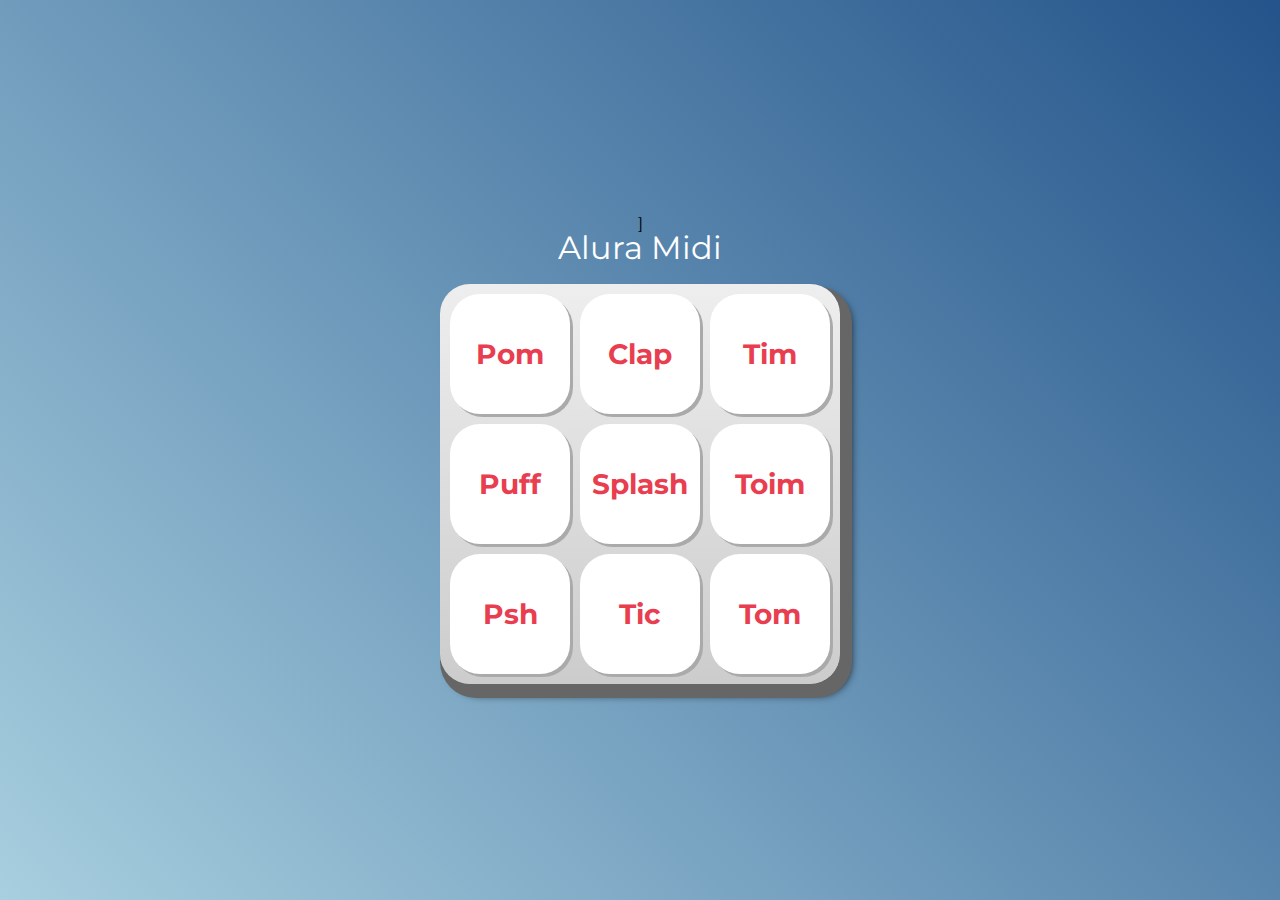
<file: index.html>
<!DOCTYPE html>
<html lang="pt-BR">
    <head>
        <meta charset="UTF-8">
        <meta http-equiv="X-UA-Compatible" content="IE=edge">
        <meta name="viewport" content="width=device-width, initial-scale=1.0">

        <title>Alura MIDI</title>

        <link rel="preconnect" href="https://fonts.googleapis.com">
        <link rel="preconnect" href="https://fonts.gstatic.com" crossorigin>
        <link rel="stylesheet" href="https://fonts.googleapis.com/css2?family=Montserrat:wght@500;600&display=swap">

        <link rel="icon" type="image/png" href="images/bateria.png">
        <link rel="stylesheet" href="css/reset.css">
        <link rel="stylesheet" href="css/estilos.css">]
    </head>

    <body>
        <h1>Alura Midi</h1>

        <section class="teclado">
            <button class="tecla tecla_pom">Pom</button>
            <button class="tecla tecla_clap">Clap</button>
            <button class="tecla tecla_tim">Tim</button>

            <button class="tecla tecla_puff">Puff</button>
            <button class="tecla tecla_splash">Splash</button>
            <button class="tecla tecla_toim">Toim</button>

            <button class="tecla tecla_psh">Psh</button>
            <button class="tecla tecla_tic">Tic</button>
            <button class="tecla tecla_tom">Tom</button>
        </section>

        <audio src="sounds/keyq.wav" id="som_tecla_pom"></audio>
        <audio src="sounds/keyw.wav" id="som_tecla_clap"></audio>
        <audio src="sounds/keye.wav" id="som_tecla_tim"></audio>
        <audio src="sounds/keya.wav" id="som_tecla_puff"></audio>
        <audio src="sounds/keys.wav" id="som_tecla_splash"></audio>
        <audio src="sounds/keyd.wav" id="som_tecla_toim"></audio>
        <audio src="sounds/keyz.wav" id="som_tecla_psh"></audio>
        <audio src="sounds/keyx.wav" id="som_tecla_tic"></audio>
        <audio src="sounds/keyc.wav" id="som_tecla_tom"></audio>

        <script src="main.js"></script>
    </body>
</html>
</file>
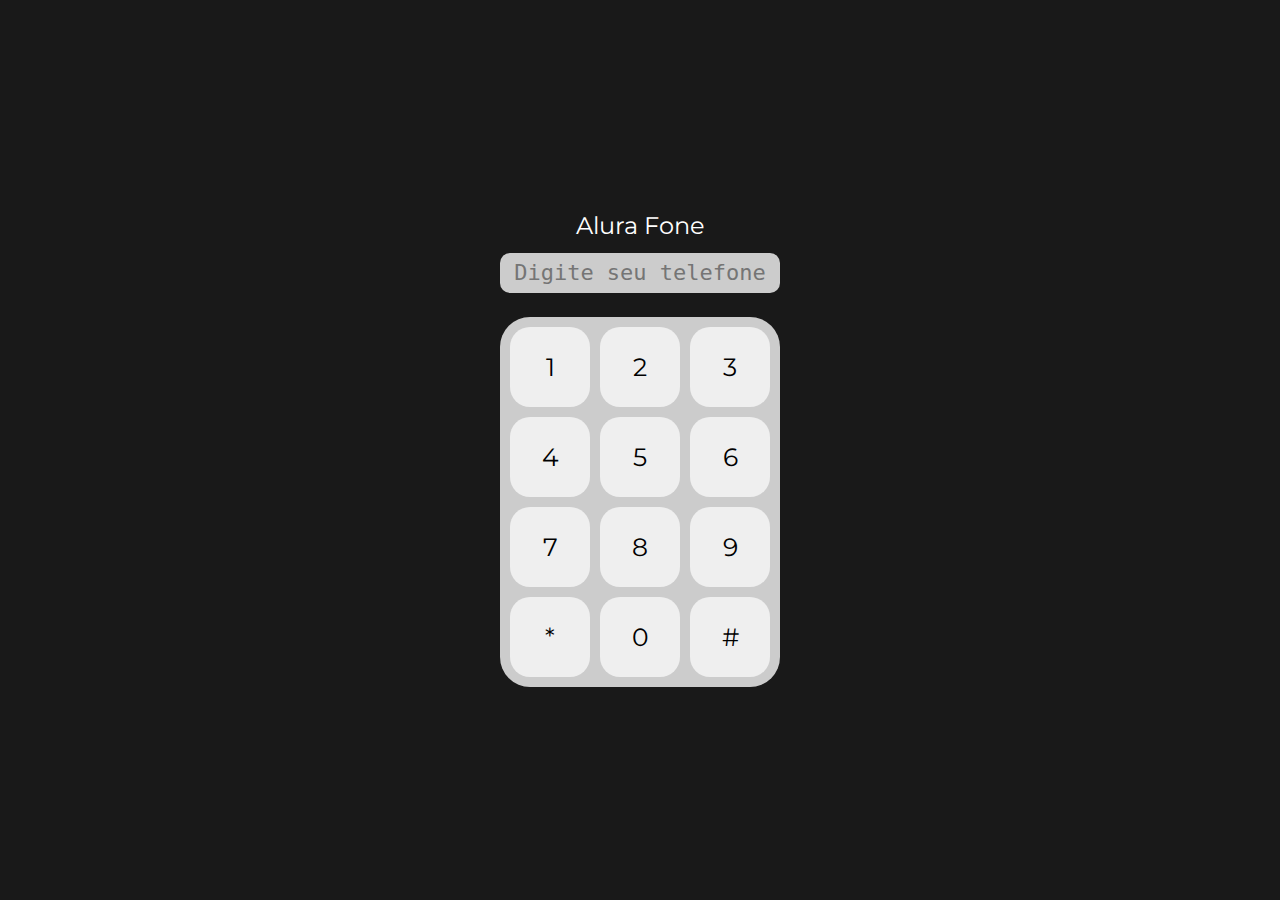
<file: desafio.html>
<!DOCTYPE html>
<html lang="pt-BR"> 
    <head>
        <meta charset="UTF-8">
        <meta http-equiv="X-UA-Compatible" content="IE=edge">
        <meta name="viewport" content="width=device-width, initial-scale=1.0">

        <title>Alura-fone</title>

        <link rel="preconnect" href="https://fonts.googleapis.com">
        <link rel="preconnect" href="https://fonts.gstatic.com" crossorigin>
        <link rel="stylesheet" href="https://fonts.googleapis.com/css2?family=Montserrat:wght@500;600&display=swap">
        
        <link rel="stylesheet" href="css/reset.css">
        <link rel="stylesheet" href="css/desafio-estilo.css">
    </head> 
    
    <body>
        <h1> Alura Fone </h1>
        
        <input type="tel" placeholder="Digite seu telefone">
        
        <section class="teclado">
            <input type="button" value="1">
            <input type="button" value="2">
            <input type="button" value="3">
            <input type="button" value="4">
            <input type="button" value="5">
            <input type="button" value="6">
            <input type="button" value="7">
            <input type="button" value="8">
            <input type="button" value="9">
            <input type="button" value="*">
            <input type="button" value="0">
            <input type="button" value="#">
        </section>      
        
        <script src="desafio-main.js"></script>
    </body>
</html>
</file>
<file: css/estilos.css>
:root {
  --cinza: #aaa;
  --vermelha: #e93d50;
  --vermelha-escura: #af303f;
  --branca: #fff;
  --luz: rgb(229, 255, 0);
}

body {
  align-items: center;
  background: linear-gradient(45deg, #a7cfdf 0%,#23538a 100%);
  display: flex;
  justify-content: center;
  flex-direction: column;
  font-family: 'Montserrat', sans-serif;
  min-height: 100vh;
}

h1 {
  color: var(--branca);
  margin-bottom: 20px;
  font-size: 2rem;
}

.teclado {
  background: linear-gradient(to bottom, #eeeeee 0%,#cccccc 100%);
  box-shadow: 6px 8px 0 6px #666, 10px 10px 10px #000;
  border-radius: 30px;
  display: grid;
  gap: 10px;
  grid-template-columns: repeat(3, 1fr);
  padding: 10px;
}

.tecla {
  background-color: var(--branca);
  border-radius: 30px;
  box-shadow: 3px 3px 0 var(--cinza);
  color: var(--vermelha);
  cursor: pointer;
  height: 120px;
  font-size: 1.75em;
  font-weight: bold;
  line-height: 120px;
  text-align: center;
  width: 120px;
}

.tecla.ativa,
.tecla:active {
  background-color: var(--vermelha);
  border: 4px solid  var(--vermelha);
  box-shadow: 3px 3px 0 var(--vermelha-escura) inset;
  color: var(--branca);
  outline: none;
}

.tecla.focus,
.tecla:focus {
  outline: none;
  box-shadow: 1px 1px 10px var(--luz);
}

.tecla.active:focus,
.tecla:active:focus {
  box-shadow: 3px 3px 0 var(--vermelha-escura) inset, 1px 1px 10px var(--luz);
}
</file>
<file: css/desafio-estilo.css>
* {
    box-sizing: border-box;
}

:root {
  --cinza: #aaa;
  --laranja: #ffd106;
  --laranja-escura: #f3b839;
  --branca: #fff;
  --luz: rgb(229, 255, 0);
}

body {
  display: flex;
  justify-content: center;
  align-items: center;
  flex-direction: column;
  background-color: #191919;
  min-height: 100vh;
}

input {
  border: none;
  color: inherit;
  font-size: inherit;
  font-weight: inherit;
  font-family: inherit;
}

h1 {
  font-family: 'Montserrat', sans-serif;
  font-size: 24px;
  color: #fff;
  margin-bottom: 15px;
}

.teclado {
  display: grid;
  grid-template-columns: repeat(3, 1fr);
  gap: 10px; 
  background-color: #cccccc;
  border-radius: 30px;
  padding: 10px;
}

input[type=button] {
  border-radius: 20px;
  cursor: pointer;
  font-family: 'Montserrat', sans-serif;
  height: 80px;
  width: 80px;
  font-size: 25px;
}

input[type=tel] {
  background-color: #cccccc;
  border-radius: 10px;
  font-family: monospace;
  font-size: 22px;
  height: 40px;
  margin-bottom: 24px;
  padding: 10px;
  text-align: center;
  width: 280px;
}

input[type=button].ativa,
input[type=button]:active {
  background-color: var(--laranja);
  border: 4px solid  var(--laranja);
  box-shadow: 3px 3px 0 var(--laranja-escura) inset;
  color: var(--branca);
  outline: none;
}

input[type=button].focus,
input[type=button]:focus {
  outline: none;
  box-shadow: 1px 1px 10px var(--luz);
}

input[type=button].active:focus,
input[type=button]:active:focus {
  box-shadow: 3px 3px 0 var(--laranja-escura) inset, 1px 1px 10px var(--luz);
}
</file>
